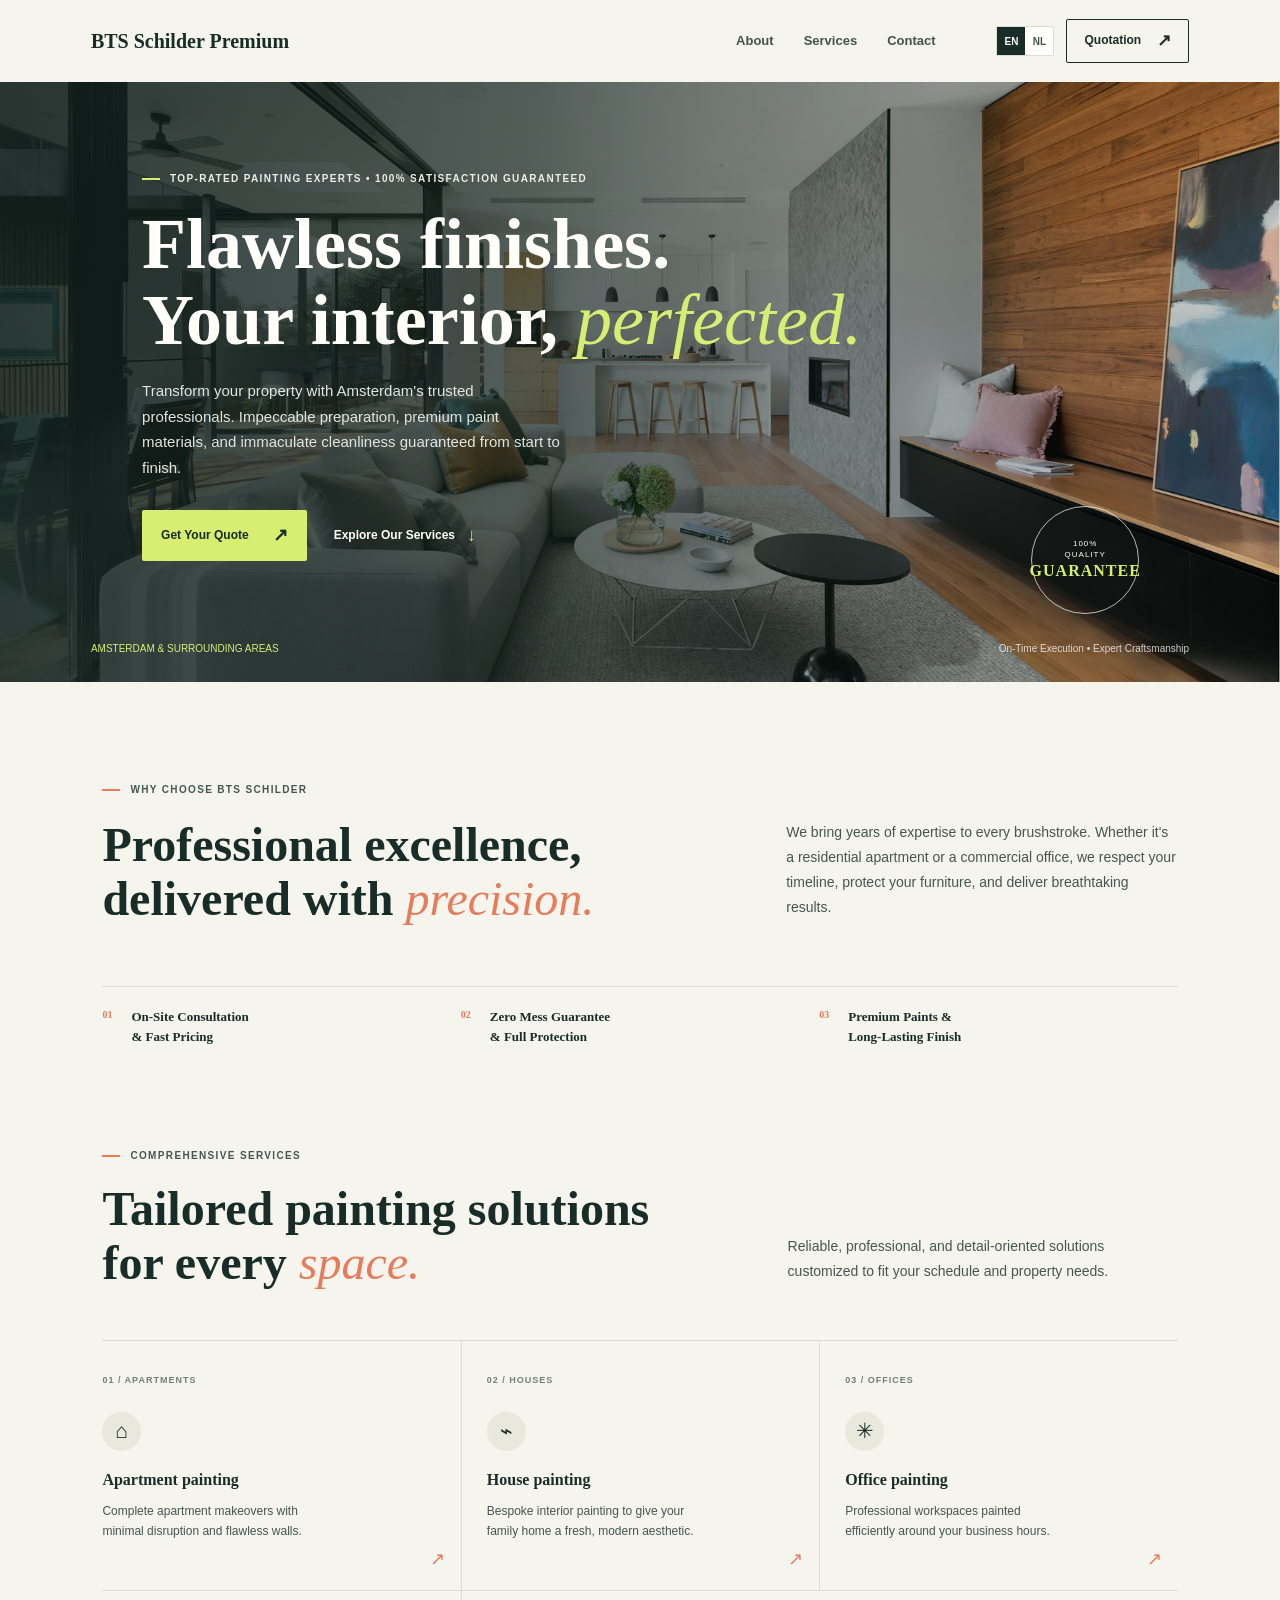
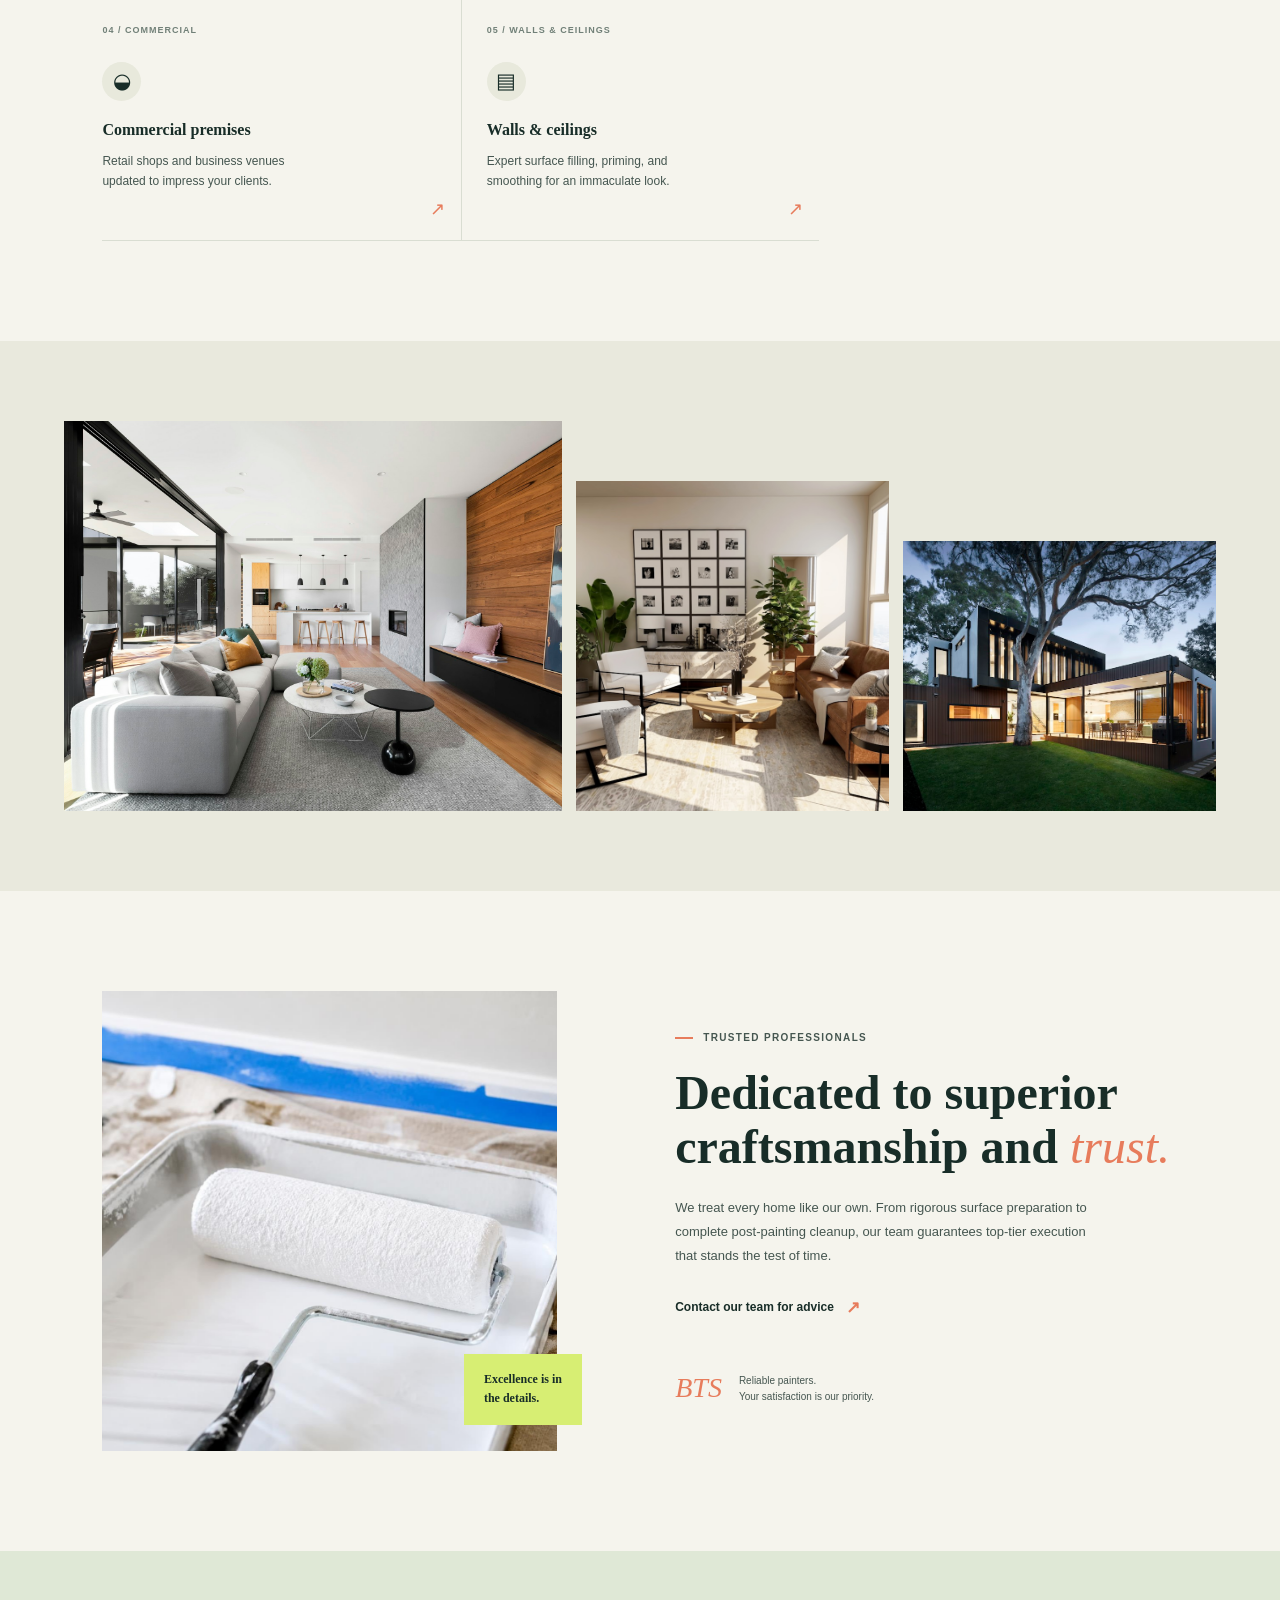
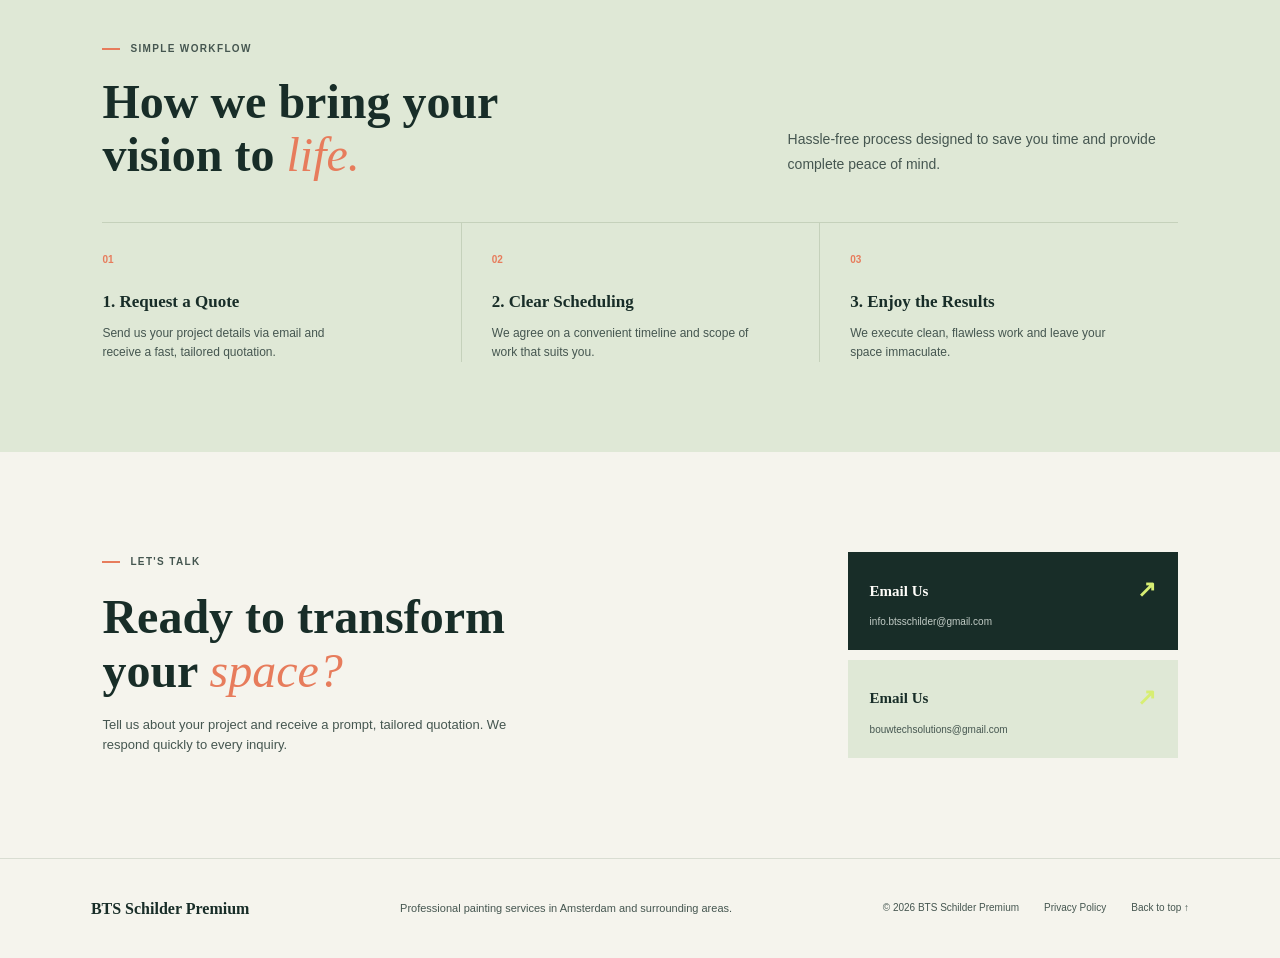
<file: index.html>
<!DOCTYPE html>
<html lang="en">
<head>
	<meta charset="UTF-8">
	<meta name="viewport" content="width=device-width, initial-scale=1.0">
	<meta name="description" content="Professional painting services for apartments, houses, offices, and commercial spaces in Amsterdam and surrounding areas. Fast execution and tailored quotations.">
	<title>BTS Schilder Premium | Professional Painting Services</title>
	<link rel="stylesheet" href="css/style.css">
</head>
<body>
	<header class="site-header">
		<a class="brand" href="#home">BTS Schilder Premium</a>
		<nav class="main-nav" aria-label="Main navigation">
			<a href="#about" data-i18n="nav-about">About</a>
			<a href="#services" data-i18n="nav-services">Services</a>
			<a href="#contact" data-i18n="nav-contact">Contact</a>
		</nav>
		<div class="header-actions">
			<div class="language-switch" role="group" aria-label="Choose language">
				<button type="button" class="language-button is-active" data-lang-option="en" aria-pressed="true">EN</button>
				<button type="button" class="language-button" data-lang-option="nl" aria-pressed="false">NL</button>
			</div>
			<a class="header-cta" href="#contact"><span data-i18n="nav-quote">Quotation</span><span aria-hidden="true">↗</span></a>
		</div>
	</header>

	<main>
		<section class="hero" id="home">
			<div class="hero-shade"></div>
			<div class="hero-content">
				<p class="eyebrow hero-eyebrow"><span></span><span data-i18n="hero-eyebrow">Top-Rated Painting Experts • 100% Satisfaction Guaranteed</span></p>
				<h1 data-i18n="hero-title">Flawless finishes.<br>Your interior, <em>perfected.</em></h1>
				<p class="hero-copy" data-i18n="hero-copy">Transform your property with Amsterdam's trusted professionals. Impeccable preparation, premium paint materials, and immaculate cleanliness guaranteed from start to finish.</p>
				<div class="hero-actions">
					<a class="button button-lime" href="#contact"><span data-i18n="hero-cta">Get Your Quote</span><span aria-hidden="true">↗</span></a>
					<a class="text-link hero-link" href="#services"><span data-i18n="hero-work">Explore Our Services</span><span aria-hidden="true">↓</span></a>
				</div>
			</div>
			<div class="hero-caption"><span data-i18n="hero-location">AMSTERDAM &amp; SURROUNDING AREAS</span><span data-i18n="hero-caption">On-Time Execution • Expert Craftsmanship</span></div>
			<div class="hero-stamp"><span data-i18n="stamp-top">100%</span><span data-i18n="stamp-mid">QUALITY</span><strong data-i18n="stamp-bottom">GUARANTEE</strong></div>
		</section>

		<section class="intro section-wrap">
			<p class="eyebrow"><span></span><span data-i18n="intro-eyebrow">Why Choose BTS Schilder</span></p>
			<div class="intro-row">
				<h2 data-i18n="intro-title">Professional excellence,<br>delivered with <em>precision.</em></h2>
				<p data-i18n="intro-copy">We bring years of expertise to every brushstroke. Whether it's a residential apartment or a commercial office, we respect your timeline, protect your furniture, and deliver breathtaking results.</p>
			</div>
			<div class="promise-list">
				<div><span class="promise-number">01</span><span data-i18n="promise-one">On-Site Consultation<br>&amp; Fast Pricing</span></div>
				<div><span class="promise-number">02</span><span data-i18n="promise-two">Zero Mess Guarantee<br>&amp; Full Protection</span></div>
				<div><span class="promise-number">03</span><span data-i18n="promise-three">Premium Paints &amp;<br>Long-Lasting Finish</span></div>
			</div>
		</section>

		<section class="services section-wrap" id="services">
			<div class="section-heading">
				<div>
					<p class="eyebrow"><span></span><span data-i18n="services-eyebrow">Comprehensive Services</span></p>
					<h2 data-i18n="services-title">Tailored painting solutions<br>for every <em>space.</em></h2>
				</div>
				<p data-i18n="services-copy">Reliable, professional, and detail-oriented solutions customized to fit your schedule and property needs.</p>
			</div>
			<div class="service-grid">
				<article class="service-item">
					<span class="service-count" data-i18n="service-one-label">01 / APARTMENTS</span>
					<div class="service-icon" aria-hidden="true">⌂</div>
					<h3 data-i18n="service-one-title">Apartment painting</h3>
					<p data-i18n="service-one-copy">Complete apartment makeovers with minimal disruption and flawless walls.</p>
					<a href="#contact" class="service-link" aria-hidden="true" tabindex="-1">↗</a>
				</article>
				<article class="service-item">
					<span class="service-count" data-i18n="service-two-label">02 / HOUSES</span>
					<div class="service-icon" aria-hidden="true">⌁</div>
					<h3 data-i18n="service-two-title">House painting</h3>
					<p data-i18n="service-two-copy">Bespoke interior painting to give your family home a fresh, modern aesthetic.</p>
					<a href="#contact" class="service-link" aria-hidden="true" tabindex="-1">↗</a>
				</article>
				<article class="service-item">
					<span class="service-count" data-i18n="service-three-label">03 / OFFICES</span>
					<div class="service-icon" aria-hidden="true">✳</div>
					<h3 data-i18n="service-three-title">Office painting</h3>
					<p data-i18n="service-three-copy">Professional workspaces painted efficiently around your business hours.</p>
					<a href="#contact" class="service-link" aria-hidden="true" tabindex="-1">↗</a>
				</article>
				<article class="service-item">
					<span class="service-count" data-i18n="service-four-label">04 / COMMERCIAL</span>
					<div class="service-icon" aria-hidden="true">◒</div>
					<h3 data-i18n="service-four-title">Commercial premises</h3>
					<p data-i18n="service-four-copy">Retail shops and business venues updated to impress your clients.</p>
					<a href="#contact" class="service-link" aria-hidden="true" tabindex="-1">↗</a>
				</article>
				<article class="service-item">
					<span class="service-count" data-i18n="service-five-label">05 / WALLS &amp; CEILINGS</span>
					<div class="service-icon" aria-hidden="true">▤</div>
					<h3 data-i18n="service-five-title">Walls &amp; ceilings</h3>
					<p data-i18n="service-five-copy">Expert surface filling, priming, and smoothing for an immaculate look.</p>
					<a href="#contact" class="service-link" aria-hidden="true" tabindex="-1">↗</a>
				</article>
			</div>
		</section>

		<section class="work" id="photos">
			<div class="project-grid">
				<figure class="project project-large">
					<img src="images/hero-living-room.jpg" alt="Bright open-plan living room with a warm wood accent wall" loading="lazy">
				</figure>
				<figure class="project project-tall">
					<img src="images/interior-painting.jpg" alt="Freshly painted, light-filled interior" loading="lazy">
				</figure>
				<figure class="project project-small">
					<img src="images/exterior-finish.jpg" alt="Modern house exterior" loading="lazy">
				</figure>
			</div>
		</section>

		<section class="about section-wrap" id="about">
			<div class="about-image">
				<img src="images/paint_roll.jpg" alt="A clean paint roller ready for a fresh coat" loading="lazy">
				<span class="image-note" data-i18n="image-note">Excellence is in<br>the details.</span>
			</div>
			<div class="about-copy">
				<p class="eyebrow"><span></span><span data-i18n="about-eyebrow">Trusted Professionals</span></p>
				<h2 data-i18n="about-title">Dedicated to superior<br>craftsmanship and <em>trust.</em></h2>
				<p class="about-body" data-i18n="about-copy">We treat every home like our own. From rigorous surface preparation to complete post-painting cleanup, our team guarantees top-tier execution that stands the test of time.</p>
				<a class="text-link" href="#contact"><span data-i18n="about-link">Contact our team for advice</span><span aria-hidden="true">↗</span></a>
				<div class="about-signoff"><span class="signoff-swish">BTS</span><span data-i18n="about-signoff">Reliable painters.<br>Your satisfaction is our priority.</span></div>
			</div>
		</section>

		<section class="process">
			<div class="section-wrap">
				<div class="section-heading process-heading">
					<div>
						<p class="eyebrow"><span></span><span data-i18n="process-eyebrow">Simple Workflow</span></p>
						<h2 data-i18n="process-title">How we bring your<br>vision to <em>life.</em></h2>
					</div>
					<p data-i18n="process-copy">Hassle-free process designed to save you time and provide complete peace of mind.</p>
				</div>
				<div class="process-grid">
					<article><span>01</span><h3 data-i18n="step-one-title">1. Request a Quote</h3><p data-i18n="step-one-copy">Send us your project details via email and receive a fast, tailored quotation.</p></article>
					<article><span>02</span><h3 data-i18n="step-two-title">2. Clear Scheduling</h3><p data-i18n="step-two-copy">We agree on a convenient timeline and scope of work that suits you.</p></article>
					<article><span>03</span><h3 data-i18n="step-three-title">3. Enjoy the Results</h3><p data-i18n="step-three-copy">We execute clean, flawless work and leave your space immaculate.</p></article>
				</div>
			</div>
		</section>

		<section class="contact section-wrap" id="contact">
			<div class="contact-copy">
				<p class="eyebrow"><span></span><span data-i18n="contact-eyebrow">Let's Talk</span></p>
				<h2 data-i18n="contact-title">Ready to transform<br>your <em>space?</em></h2>
				<p data-i18n="contact-copy">Tell us about your project and receive a prompt, tailored quotation. We respond quickly to every inquiry.</p>
			</div>
			<div class="contact-actions">
				<a class="contact-button" href="mailto:info.btsschilder@gmail.com?subject=Painting%20project%20enquiry">
					<span data-i18n="email-label">Email Us</span><span class="contact-arrow" aria-hidden="true">↗</span>
					<small>info.btsschilder@gmail.com</small>
				</a>
				<a class="contact-button contact-button-secondary" href="mailto:bouwtechsolutions@gmail.com?subject=Painting%20project%20enquiry">
					<span data-i18n="email-label">Email Us</span><span class="contact-arrow" aria-hidden="true">↗</span>
					<small>bouwtechsolutions@gmail.com</small>
				</a>
			</div>
		</section>
	</main>

	<footer class="site-footer">
		<a class="brand footer-brand" href="#home">BTS Schilder Premium</a>
		<p data-i18n="footer-tagline">Professional painting services in Amsterdam and surrounding areas.</p>
		<div class="footer-meta">
			<span>© 2026 BTS Schilder Premium</span>
			<a href="privacy.html" data-i18n="footer-privacy">Privacy Policy</a>
			<a href="#home" data-i18n="footer-top">Back to top ↑</a>
		</div>
	</footer>

	<script>
		const translations = {
			en: {
				"page-title": "BTS Schilder Premium | Professional Painting Services",
				"page-description": "Professional painting services for apartments, houses, offices, and commercial spaces in Amsterdam and surrounding areas. Fast execution and tailored quotations.",
				"nav-about": "About", "nav-services": "Services", "nav-contact": "Contact", "nav-quote": "Quotation",
				"hero-eyebrow": "Top-Rated Painting Experts • 100% Satisfaction Guaranteed",
				"hero-title": "Flawless finishes.<br>Your interior, <em>perfected.</em>",
				"hero-copy": "Transform your property with Amsterdam's trusted professionals. Impeccable preparation, premium paint materials, and immaculate cleanliness guaranteed from start to finish.",
				"hero-cta": "Get Your Quote", "hero-work": "Explore Our Services", "hero-location": "AMSTERDAM &amp; SURROUNDING AREAS", "hero-caption": "On-Time Execution • Expert Craftsmanship", "stamp-top": "100%", "stamp-mid": "QUALITY", "stamp-bottom": "GUARANTEE",
				"intro-eyebrow": "Why Choose BTS Schilder", "intro-title": "Professional excellence,<br>delivered with <em>precision.</em>", "intro-copy": "We bring years of expertise to every brushstroke. Whether it's a residential apartment or a commercial office, we respect your timeline, protect your furniture, and deliver breathtaking results.", "promise-one": "On-Site Consultation<br>&amp; Fast Pricing", "promise-two": "Zero Mess Guarantee<br>&amp; Full Protection", "promise-three": "Premium Paints &amp;<br>Long-Lasting Finish",
				"services-eyebrow": "Comprehensive Services", "services-title": "Tailored painting solutions<br>for every <em>space.</em>", "services-copy": "Reliable, professional, and detail-oriented solutions customized to fit your schedule and property needs.", "service-one-label": "01 / APARTMENTS", "service-one-title": "Apartment painting", "service-one-copy": "Complete apartment makeovers with minimal disruption and flawless walls.", "service-two-label": "02 / HOUSES", "service-two-title": "House painting", "service-two-copy": "Bespoke interior painting to give your family home a fresh, modern aesthetic.", "service-three-label": "03 / OFFICES", "service-three-title": "Office painting", "service-three-copy": "Professional workspaces painted efficiently around your business hours.", "service-four-label": "04 / COMMERCIAL", "service-four-title": "Commercial premises", "service-four-copy": "Retail shops and business venues updated to impress your clients.", "service-five-label": "05 / WALLS &amp; CEILINGS", "service-five-title": "Walls &amp; ceilings", "service-five-copy": "Expert surface filling, priming, and smoothing for an immaculate look.",
				"image-note": "Excellence is in<br>the details.", "about-eyebrow": "Trusted Professionals", "about-title": "Dedicated to superior<br>craftsmanship and <em>trust.</em>", "about-copy": "We treat every home like our own. From rigorous surface preparation to complete post-painting cleanup, our team guarantees top-tier execution that stands the test of time.", "about-link": "Contact our team for advice", "about-signoff": "Reliable painters.<br>Your satisfaction is our priority.",
				"process-eyebrow": "Simple Workflow", "process-title": "How we bring your<br>vision to <em>life.</em>", "process-copy": "Hassle-free process designed to save you time and provide complete peace of mind.", "step-one-title": "1. Request a Quote", "step-one-copy": "Send us your project details via email and receive a fast, tailored quotation.", "step-two-title": "2. Clear Scheduling", "step-two-copy": "We agree on a convenient timeline and scope of work that suits you.", "step-three-title": "3. Enjoy the Results", "step-three-copy": "We execute clean, flawless work and leave your space immaculate.",
				"contact-eyebrow": "Let's Talk", "contact-title": "Ready to transform<br>your <em>space?</em>", "contact-copy": "Tell us about your project and receive a prompt, tailored quotation. We respond quickly to every inquiry.", "email-label": "Email Us", "footer-tagline": "Professional painting services in Amsterdam and surrounding areas.", "footer-privacy": "Privacy Policy", "footer-top": "Back to top ↑"
			},
			nl: {
				"page-title": "BTS Schilder Premium | Professioneel schilderwerk",
				"page-description": "Professioneel schilderwerk voor appartementen, woningen, kantoren en bedrijfspanden in Amsterdam en omgeving. Snelle uitvoering en offerte op maat.",
				"nav-about": "Over ons",
				"nav-services": "Diensten",
				"nav-contact": "Contact",
				"nav-quote": "Offerte",
				"hero-eyebrow": "Topgewaardeerde schilders • 100% tevredenheidsgarantie",
				"hero-title": "Onberispelijke afwerking.<br>Uw interieur, <em>perfect.</em>",
				"hero-copy": "Geef uw woning of pand een nieuwe uitstraling met de vertrouwde professionals van Amsterdam. Onberispelijke voorbereiding, hoogwaardige verf en een brandschoon resultaat — gegarandeerd van begin tot eind.",
				"hero-cta": "Vraag uw offerte aan",
				"hero-work": "Bekijk onze diensten",
				"hero-location": "AMSTERDAM EN OMGEVING",
				"hero-caption": "Op tijd opgeleverd • Vakmanschap",
				"stamp-top": "100%",
				"stamp-mid": "KWALITEIT",
				"stamp-bottom": "GARANTIE",
				"intro-eyebrow": "Waarom BTS Schilder",
				"intro-title": "Professionele kwaliteit,<br>uitgevoerd met <em>precisie.</em>",
				"intro-copy": "Wij brengen jarenlange ervaring in elke penseelstreek. Of het nu gaat om een appartement of een kantoor: wij houden ons aan uw planning, beschermen uw meubels en leveren een prachtig resultaat.",
				"promise-one": "Opname op locatie<br>en snelle prijsopgave",
				"promise-two": "Netjes werken gegarandeerd<br>en alles goed beschermd",
				"promise-three": "Hoogwaardige verf<br>en duurzame afwerking",
				"services-eyebrow": "Complete dienstverlening",
				"services-title": "Schilderwerk op maat<br>voor elke <em>ruimte.</em>",
				"services-copy": "Betrouwbare, professionele en nauwkeurige oplossingen, afgestemd op uw planning en uw pand.",
				"service-one-label": "01 / APPARTEMENTEN",
				"service-one-title": "Appartementen schilderen",
				"service-one-copy": "Complete schilderbeurt voor uw appartement met minimale overlast en vlekkeloze wanden.",
				"service-two-label": "02 / WONINGEN",
				"service-two-title": "Woningen schilderen",
				"service-two-copy": "Binnenschilderwerk op maat dat uw woning een frisse, moderne uitstraling geeft.",
				"service-three-label": "03 / KANTOREN",
				"service-three-title": "Kantoren schilderen",
				"service-three-copy": "Professionele werkruimtes efficiënt geschilderd, met respect voor uw openingstijden.",
				"service-four-label": "04 / BEDRIJFSPANDEN",
				"service-four-title": "Bedrijfspanden",
				"service-four-copy": "Winkels en bedrijfsruimtes die een frisse indruk maken op uw klanten.",
				"service-five-label": "05 / WANDEN EN PLAFONDS",
				"service-five-title": "Wanden en plafonds",
				"service-five-copy": "Vakkundig plamuren, gronden en afwerken voor een vlekkeloos resultaat.",
				"image-note": "Perfectie zit<br>in de details.",
				"about-eyebrow": "Vertrouwde vakmensen",
				"about-title": "Toegewijd aan hoogwaardig<br>vakmanschap en <em>vertrouwen.</em>",
				"about-copy": "Wij behandelen elk huis alsof het ons eigen huis is. Van grondige voorbereiding van de ondergrond tot een complete opruiming na afloop: ons team staat garant voor topkwaliteit die jaren meegaat.",
				"about-link": "Neem contact op voor advies",
				"about-signoff": "Betrouwbare schilders.<br>Uw tevredenheid staat voorop.",
				"process-eyebrow": "Eenvoudige werkwijze",
				"process-title": "Zo maken wij uw<br>wensen <em>werkelijkheid.</em>",
				"process-copy": "Een zorgeloze werkwijze die u tijd bespaart en volledige gemoedsrust geeft.",
				"step-one-title": "1. Vraag een offerte aan",
				"step-one-copy": "Stuur ons de projectgegevens per e-mail en ontvang snel een offerte op maat.",
				"step-two-title": "2. Heldere planning",
				"step-two-copy": "Wij spreken een passende planning en werkomvang af die bij u past.",
				"step-three-title": "3. Geniet van het resultaat",
				"step-three-copy": "Wij werken netjes en vlekkeloos en laten uw ruimte brandschoon achter.",
				"contact-eyebrow": "Laten we praten",
				"contact-title": "Klaar om uw ruimte<br>te <em>vernieuwen?</em>",
				"contact-copy": "Vertel ons over uw project en ontvang snel een offerte op maat. Wij beantwoorden elke aanvraag zo spoedig mogelijk.",
				"email-label": "Mail ons",
				"footer-tagline": "Professioneel schilderwerk in Amsterdam en omgeving.",
				"footer-privacy": "Privacybeleid",
				"footer-top": "Terug naar boven ↑"
			}
		};

		function applyLanguage(lang) {
			if (!translations[lang]) lang = "en";
			const dict = translations[lang];
			document.documentElement.lang = lang;
			document.querySelectorAll("[data-lang-option]").forEach(b => {
				const active = b.dataset.langOption === lang;
				b.classList.toggle("is-active", active);
				b.setAttribute("aria-pressed", active ? "true" : "false");
			});
			document.querySelectorAll("[data-i18n]").forEach(el => {
				const value = dict[el.dataset.i18n];
				if (value !== undefined) el.innerHTML = value;
			});
			document.title = dict["page-title"];
			const meta = document.querySelector('meta[name="description"]');
			if (meta) meta.setAttribute("content", dict["page-description"]);
			try { localStorage.setItem("bts-lang", lang); } catch (e) {}
		}

		document.querySelectorAll("[data-lang-option]").forEach(button => {
			button.addEventListener("click", () => applyLanguage(button.dataset.langOption));
		});

		let savedLang = "en";
		try { savedLang = localStorage.getItem("bts-lang") || "en"; } catch (e) {}
		if (savedLang !== "en") applyLanguage(savedLang);
	</script>
</body>
</html>
</file>
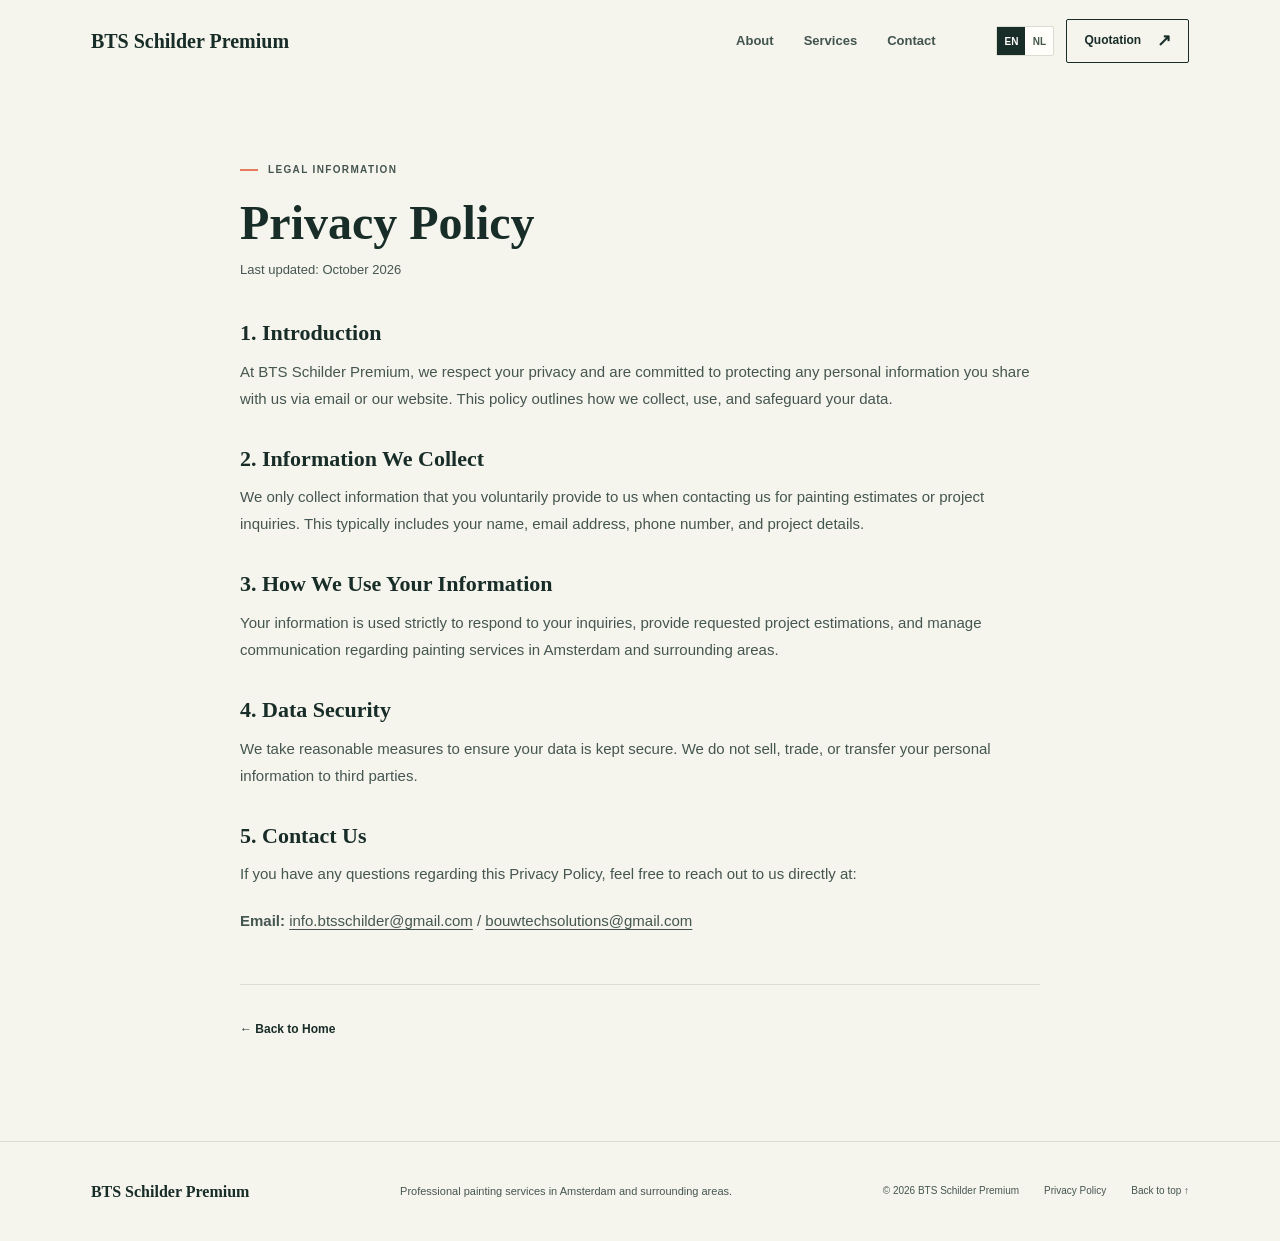
<file: privacy.html>
<!DOCTYPE html>
<html lang="en">
<head>
	<meta charset="UTF-8">
	<meta name="viewport" content="width=device-width, initial-scale=1.0">
	<meta name="description" content="Privacy Policy for BTS Schilder Premium. Learn how we handle your personal data and protect your privacy.">
	<title>Privacy Policy | BTS Schilder Premium</title>
	<link rel="stylesheet" href="css/style.css">
	<link rel="stylesheet" href="css/privacy.css">
</head>
<body>
	<header class="site-header">
		<a class="brand" href="index.html#home">BTS Schilder Premium</a>
		<nav class="main-nav" aria-label="Main navigation">
			<a href="index.html#about" data-i18n="nav-about">About</a>
			<a href="index.html#services" data-i18n="nav-services">Services</a>
			<a href="index.html#contact" data-i18n="nav-contact">Contact</a>
		</nav>
		<div class="header-actions">
			<div class="language-switch" role="group" aria-label="Choose language">
				<button type="button" class="language-button is-active" data-lang-option="en" aria-pressed="true">EN</button>
				<button type="button" class="language-button" data-lang-option="nl" aria-pressed="false">NL</button>
			</div>
			<a class="header-cta" href="index.html#contact"><span data-i18n="nav-quote">Quotation</span><span aria-hidden="true">↗</span></a>
		</div>
	</header>

	<main class="privacy-main section-wrap">
		<div class="privacy-container">
			<p class="eyebrow"><span></span><span data-i18n="privacy-eyebrow">Legal Information</span></p>
			<h1 data-i18n="privacy-title">Privacy Policy</h1>
			<p class="privacy-updated" data-i18n="privacy-updated">Last updated: October 2026</p>

			<div class="privacy-content">
				<h2 data-i18n="sec-1-title">1. Introduction</h2>
				<p data-i18n="sec-1-text">At BTS Schilder Premium, we respect your privacy and are committed to protecting any personal information you share with us via email or our website. This policy outlines how we collect, use, and safeguard your data.</p>

				<h2 data-i18n="sec-2-title">2. Information We Collect</h2>
				<p data-i18n="sec-2-text">We only collect information that you voluntarily provide to us when contacting us for painting estimates or project inquiries. This typically includes your name, email address, phone number, and project details.</p>

				<h2 data-i18n="sec-3-title">3. How We Use Your Information</h2>
				<p data-i18n="sec-3-text">Your information is used strictly to respond to your inquiries, provide requested project estimations, and manage communication regarding painting services in Amsterdam and surrounding areas.</p>

				<h2 data-i18n="sec-4-title">4. Data Security</h2>
				<p data-i18n="sec-4-text">We take reasonable measures to ensure your data is kept secure. We do not sell, trade, or transfer your personal information to third parties.</p>

				<h2 data-i18n="sec-5-title">5. Contact Us</h2>
				<p data-i18n="sec-5-text">If you have any questions regarding this Privacy Policy, feel free to reach out to us directly at:</p>
				<p><strong data-i18n="email-prefix">Email:</strong> <a class="privacy-link" href="mailto:info.btsschilder@gmail.com">info.btsschilder@gmail.com</a> / <a class="privacy-link" href="mailto:bouwtechsolutions@gmail.com">bouwtechsolutions@gmail.com</a></p>
			</div>

			<div class="back-home">
				<a class="text-link" href="index.html#home"><span data-i18n="back-home">← Back to Home</span></a>
			</div>
		</div>
	</main>

	<footer class="site-footer">
		<a class="brand footer-brand" href="index.html#home">BTS Schilder Premium</a>
		<p data-i18n="footer-tagline">Professional painting services in Amsterdam and surrounding areas.</p>
		<div class="footer-meta">
			<span>© 2026 BTS Schilder Premium</span>
			<a href="privacy.html" data-i18n="footer-privacy">Privacy Policy</a>
			<a href="index.html#home" data-i18n="footer-top">Back to top ↑</a>
		</div>
	</footer>

	<script>
		const translations = {
			en: {
				"page-title": "Privacy Policy | BTS Schilder Premium",
				"page-description": "Privacy Policy for BTS Schilder Premium. Learn how we handle your personal data and protect your privacy.",
				"nav-about": "About", "nav-services": "Services", "nav-contact": "Contact", "nav-quote": "Quotation",
				"privacy-eyebrow": "Legal Information", "privacy-title": "Privacy Policy", "privacy-updated": "Last updated: October 2026",
				"sec-1-title": "1. Introduction", "sec-1-text": "At BTS Schilder Premium, we respect your privacy and are committed to protecting any personal information you share with us via email or our website. This policy outlines how we collect, use, and safeguard your data.",
				"sec-2-title": "2. Information We Collect", "sec-2-text": "We only collect information that you voluntarily provide to us when contacting us for painting estimates or project inquiries. This typically includes your name, email address, phone number, and project details.",
				"sec-3-title": "3. How We Use Your Information", "sec-3-text": "Your information is used strictly to respond to your inquiries, provide requested project estimations, and manage communication regarding painting services in Amsterdam and surrounding areas.",
				"sec-4-title": "4. Data Security", "sec-4-text": "We take reasonable measures to ensure your data is kept secure. We do not sell, trade, or transfer your personal information to third parties.",
				"sec-5-title": "5. Contact Us", "sec-5-text": "If you have any questions regarding this Privacy Policy, feel free to reach out to us directly at:", "email-prefix": "Email:",
				"back-home": "← Back to Home", "footer-tagline": "Professional painting services in Amsterdam and surrounding areas.", "footer-privacy": "Privacy Policy", "footer-top": "Back to top ↑"
			},
			nl: {
				"page-title": "Privacybeleid | BTS Schilder Premium",
				"page-description": "Privacybeleid van BTS Schilder Premium. Lees hoe wij met uw persoonsgegevens omgaan en uw privacy beschermen.",
				"nav-about": "Over ons",
				"nav-services": "Diensten",
				"nav-contact": "Contact",
				"nav-quote": "Offerte",
				"privacy-eyebrow": "Juridische informatie",
				"privacy-title": "Privacybeleid",
				"privacy-updated": "Laatst bijgewerkt: oktober 2026",
				"sec-1-title": "1. Inleiding",
				"sec-1-text": "Bij BTS Schilder Premium respecteren wij uw privacy en zetten wij ons in voor de bescherming van alle persoonsgegevens die u via e-mail of onze website met ons deelt. In dit beleid leggen wij uit hoe wij uw gegevens verzamelen, gebruiken en beveiligen.",
				"sec-2-title": "2. Gegevens die wij verzamelen",
				"sec-2-text": "Wij verzamelen alleen gegevens die u vrijwillig aan ons verstrekt wanneer u contact met ons opneemt voor een offerte of een projectaanvraag. Dit zijn doorgaans uw naam, e-mailadres, telefoonnummer en projectgegevens.",
				"sec-3-title": "3. Hoe wij uw gegevens gebruiken",
				"sec-3-text": "Uw gegevens gebruiken wij uitsluitend om uw vragen te beantwoorden, de gevraagde offerte op te stellen en te communiceren over schilderwerk in Amsterdam en omgeving.",
				"sec-4-title": "4. Gegevensbeveiliging",
				"sec-4-text": "Wij nemen redelijke maatregelen om uw gegevens veilig te bewaren. Wij verkopen, verhandelen of verstrekken uw persoonsgegevens niet aan derden.",
				"sec-5-title": "5. Contact",
				"sec-5-text": "Heeft u vragen over dit privacybeleid? Neem dan rechtstreeks contact met ons op via:",
				"email-prefix": "E-mail:",
				"back-home": "← Terug naar home",
				"footer-tagline": "Professioneel schilderwerk in Amsterdam en omgeving.",
				"footer-privacy": "Privacybeleid",
				"footer-top": "Terug naar boven ↑"
			}
		};

		function applyLanguage(lang) {
			if (!translations[lang]) lang = "en";
			const dict = translations[lang];
			document.documentElement.lang = lang;
			document.querySelectorAll("[data-lang-option]").forEach(b => {
				const active = b.dataset.langOption === lang;
				b.classList.toggle("is-active", active);
				b.setAttribute("aria-pressed", active ? "true" : "false");
			});
			document.querySelectorAll("[data-i18n]").forEach(el => {
				const value = dict[el.dataset.i18n];
				if (value !== undefined) el.innerHTML = value;
			});
			document.title = dict["page-title"];
			const meta = document.querySelector('meta[name="description"]');
			if (meta) meta.setAttribute("content", dict["page-description"]);
			try { localStorage.setItem("bts-lang", lang); } catch (e) {}
		}

		document.querySelectorAll("[data-lang-option]").forEach(button => {
			button.addEventListener("click", () => applyLanguage(button.dataset.langOption));
		});

		let savedLang = "en";
		try { savedLang = localStorage.getItem("bts-lang") || "en"; } catch (e) {}
		if (savedLang !== "en") applyLanguage(savedLang);
	</script>
</body>
</html>
</file>
<file: css/style.css>
:root {
	--ink: #182d28;
	--ink-soft: #455650;
	--paper: #f5f4ed;
	--white: #fffefa;
	--lime: #d7ee73;
	--coral: #e77c5c;
	--line: #d9ddd2;
	--display: Georgia, "Times New Roman", serif;
	--body: "Trebuchet MS", "Segoe UI", sans-serif;
}

* {
	box-sizing: border-box;
}

html {
	scroll-behavior: smooth;
	scroll-padding-top: 88px;
}

body {
	margin: 0;
	background: var(--paper);
	color: var(--ink);
	font-family: var(--body);
	font-size: 16px;
	line-height: 1.6;
}

img {
	display: block;
	width: 100%;
}

a {
	color: inherit;
	text-decoration: none;
}

.site-header {
	position: relative;
	z-index: 2;
	display: flex;
	min-height: 82px;
	align-items: center;
	justify-content: space-between;
	gap: 28px;
	padding: 0 7.1%;
	background: var(--paper);
}

.brand {
	display: inline-flex;
	align-items: center;
	font-family: var(--display);
	font-size: 20px;
	font-weight: 800;
	white-space: nowrap;
}

.main-nav {
	display: flex;
	align-items: center;
	gap: 30px;
	margin-left: auto;
	margin-right: 3%;
	color: #42544e;
	font-size: 13px;
	font-weight: 600;
}

.header-actions {
	display: flex;
	align-items: center;
	gap: 12px;
}

.language-switch {
	display: inline-flex;
	align-items: center;
	border: 1px solid var(--line);
	border-radius: 2px;
	background: var(--white);
}

.language-button {
	min-width: 28px;
	min-height: 28px;
	padding: 0 6px;
	border: 0;
	background: transparent;
	color: var(--ink-soft);
	font: 700 10px var(--body);
	cursor: pointer;
}

.language-button.is-active {
	background: var(--ink);
	color: var(--white);
}

.main-nav a:hover,
.footer-meta a:hover {
	color: var(--coral);
}

.header-cta {
	display: inline-flex;
	min-height: 44px;
	align-items: center;
	gap: 16px;
	padding: 0 17px;
	border: 1px solid var(--ink);
	border-radius: 2px;
	font-size: 12px;
	font-weight: 700;
}

.header-cta span[aria-hidden="true"] { font-size: 17px; }
.header-cta:hover { background: var(--ink); color: var(--white); }

.hero {
	position: relative;
	display: flex;
	min-height: 600px;
	align-items: center;
	overflow: hidden;
	background-color: #31423d;
	background-image: url("../images/hero-living-room.jpg");
	background-position: center 54%;
	background-size: cover;
	color: var(--white);
}

.hero-shade {
	position: absolute;
	inset: 0;
	background: linear-gradient(90deg, rgba(16, 31, 27, .88) 0%, rgba(16, 31, 27, .69) 42%, rgba(16, 31, 27, .08) 100%);
}

.hero-content {
	position: relative;
	z-index: 1;
	width: min(760px, 70%);
	margin-left: 11.1%;
	padding: 78px 0 110px;
}

.eyebrow {
	display: flex;
	align-items: center;
	gap: 10px;
	margin: 0 0 20px;
	color: var(--ink-soft);
	font-size: 10px;
	font-weight: 700;
	letter-spacing: 1.35px;
	text-transform: uppercase;
}

.eyebrow > span:first-child {
	display: inline-block;
	flex: 0 0 18px;
	width: 18px;
	height: 2px;
	background: var(--coral);
}

.hero-eyebrow { color: #e9eee9; }
.hero-eyebrow > span:first-child { background: var(--lime); }

h1, h2, h3, p, figure { margin-top: 0; }

h1, h2, h3 {
	font-family: var(--display);
}

h1 {
	max-width: 760px;
	margin-bottom: 20px;
	font-size: clamp(40px, 6vw, 72px);
	font-weight: 600;
	line-height: 1.05;
}

h1 em, h2 em {
	color: var(--lime);
	font-family: Georgia, serif;
	font-weight: 400;
}

.hero-copy {
	max-width: 420px;
	margin-bottom: 30px;
	color: #e0e6e2;
	font-size: 15px;
	line-height: 1.7;
}

.hero-actions {
	display: flex;
	align-items: center;
	gap: 27px;
	flex-wrap: wrap;
}

.button {
	display: inline-flex;
	min-height: 51px;
	align-items: center;
	justify-content: center;
	gap: 24px;
	padding: 0 19px;
	border-radius: 2px;
	font-size: 12px;
	font-weight: 700;
}

.button-lime { background: var(--lime); color: var(--ink); }
.button-lime:hover { background: #e5f5a0; }
.button span[aria-hidden="true"] { font-size: 18px; }

.text-link {
	display: inline-flex;
	align-items: center;
	gap: 12px;
	font-size: 12px;
	font-weight: 700;
}

.text-link span[aria-hidden="true"] { color: var(--coral); font-size: 17px; }
.hero-link { color: var(--white); }
.hero-link span[aria-hidden="true"] { color: var(--lime); }

.hero-caption {
	position: absolute;
	right: 7.1%;
	bottom: 25px;
	left: 7.1%;
	display: flex;
	justify-content: space-between;
	color: rgba(255, 254, 250, .78);
	font-size: 10px;
}

.hero-caption span:first-child { color: var(--lime); }

.hero-stamp {
	position: absolute;
	right: 11%;
	bottom: 68px;
	display: flex;
	width: 108px;
	height: 108px;
	flex-direction: column;
	align-items: center;
	justify-content: center;
	border: 1px solid rgba(255, 254, 250, .7);
	border-radius: 50%;
	color: var(--white);
	font-size: 8px;
	letter-spacing: 1px;
	line-height: 1.4;
}

.hero-stamp strong { color: var(--lime); font-family: var(--display); font-size: 16px; }

.section-wrap {
	width: min(1170px, 84%);
	margin: 0 auto;
}

.intro {
	padding-top: 100px;
	padding-bottom: 80px;
}

.intro-row {
	display: grid;
	grid-template-columns: 1.2fr .8fr;
	align-items: end;
	gap: 9%;
}

h2 {
	margin-bottom: 0;
	font-size: clamp(32px, 4vw, 48px);
	font-weight: 600;
	line-height: 1.12;
}

h2 em { color: var(--coral); }

.intro-row > p,
.section-heading > p {
	max-width: 390px;
	margin: 0 0 5px;
	color: var(--ink-soft);
	font-size: 14px;
	line-height: 1.8;
}

.promise-list {
	display: grid;
	grid-template-columns: repeat(3, 1fr);
	margin-top: 60px;
	border-top: 1px solid var(--line);
}

.promise-list > div {
	display: flex;
	align-items: flex-start;
	gap: 19px;
	padding: 20px 18px 0 0;
	color: var(--ink);
	font-family: var(--display);
	font-size: 13px;
	font-weight: 700;
}

.promise-number { color: var(--coral); font-size: 10px; }

.services {
	padding-top: 20px;
	padding-bottom: 100px;
}

.section-heading {
	display: flex;
	align-items: end;
	justify-content: space-between;
	gap: 35px;
}

.section-heading .eyebrow { margin-bottom: 18px; }

.service-grid {
	display: grid;
	grid-template-columns: repeat(3, 1fr);
	margin-top: 50px;
	border-top: 1px solid var(--line);
}

.service-item {
	position: relative;
	min-height: 250px;
	padding: 24px 25px 28px 0;
	border-bottom: 1px solid var(--line);
}

.service-item:nth-child(3n + 2),
.service-item:nth-child(3n + 3) {
	padding-left: 25px;
	border-left: 1px solid var(--line);
}

.service-count { color: #718078; font-size: 9px; font-weight: 700; letter-spacing: 1px; }

.service-icon {
	display: flex;
	width: 39px;
	height: 39px;
	align-items: center;
	justify-content: center;
	margin: 22px 0 16px;
	border-radius: 50%;
	background: #e8e9dc;
	color: var(--ink);
	font-family: Georgia, serif;
	font-size: 21px;
}

.service-item h3 {
	margin-bottom: 8px;
	font-size: 16px;
	font-weight: 700;
}

.service-item p {
	max-width: 220px;
	margin-bottom: 0;
	color: var(--ink-soft);
	font-size: 12px;
	line-height: 1.7;
}

.service-link {
	position: absolute;
	right: 16px;
	bottom: 16px;
	color: var(--coral);
	font-size: 18px;
}

.work {
	overflow: hidden;
	padding: 80px 0;
	background: #e9e9dd;
}

.project-grid {
	display: grid;
	width: 90%;
	max-width: 1360px;
	grid-template-columns: 1.35fr .85fr .85fr;
	gap: 14px;
	align-items: end;
	margin: 0 auto;
}

.project { position: relative; min-width: 0; margin: 0; background: #c9cec3; }
.project-large { height: 390px; }
.project-tall { height: 330px; }
.project-small { height: 270px; }
.project img { height: 100%; object-fit: cover; }

.about {
	display: grid;
	grid-template-columns: .95fr 1.05fr;
	align-items: center;
	gap: 11%;
	padding: 100px 0;
}

.about-image { position: relative; min-height: 460px; }
.about-image img { height: 460px; object-fit: cover; }

.image-note {
	position: absolute;
	right: -25px;
	bottom: 26px;
	padding: 16px 20px;
	background: var(--lime);
	color: var(--ink);
	font-family: var(--display);
	font-size: 12px;
	font-weight: 700;
}

.about-copy { padding: 15px 0; }
.about-copy h2 { margin-bottom: 22px; }

.about-body {
	max-width: 430px;
	margin-bottom: 25px;
	color: var(--ink-soft);
	font-size: 13px;
	line-height: 1.85;
}

.about-signoff {
	display: flex;
	align-items: center;
	gap: 17px;
	margin-top: 45px;
	color: var(--ink-soft);
	font-size: 10px;
}

.signoff-swish {
	color: var(--coral);
	font-family: Georgia, serif;
	font-size: 28px;
	font-style: italic;
}

.process { padding: 90px 0; background: #dfe8d6; }
.process-heading { margin-bottom: 40px; }

.process-grid {
	display: grid;
	grid-template-columns: repeat(3, 1fr);
	border-top: 1px solid #c5d1bb;
}

.process-grid article { padding: 22px 30px 0 0; }
.process-grid article + article { padding-left: 30px; border-left: 1px solid #c5d1bb; }
.process-grid article > span { color: var(--coral); font-size: 10px; font-weight: 700; }
.process-grid h3 { max-width: 230px; margin: 17px 0 9px; font-size: 17px; }
.process-grid p { max-width: 260px; margin: 0; color: var(--ink-soft); font-size: 12px; }

.contact {
	display: flex;
	align-items: center;
	justify-content: space-between;
	gap: 45px;
	padding: 100px 0;
}

.contact-copy { max-width: 580px; }
.contact-copy h2 { margin-bottom: 17px; }
.contact-copy > p:last-child { max-width: 420px; margin-bottom: 0; color: var(--ink-soft); font-size: 13px; }

.contact-actions {
	display: grid;
	width: min(330px, 42%);
	gap: 10px;
}

.contact-button {
	display: grid;
	width: 100%;
	min-height: 91px;
	grid-template-columns: 1fr auto;
	align-content: center;
	align-items: center;
	gap: 5px 16px;
	padding: 20px 22px;
	background: var(--ink);
	color: var(--white);
	font-family: var(--display);
	font-size: 15px;
	font-weight: 700;
}

.contact-button:hover { background: #2a4940; }
.contact-arrow { color: var(--lime); font-size: 23px; }
.contact-button small { grid-column: 1 / -1; color: #c3cdc7; font-family: var(--body); font-size: 10px; font-weight: 400; }
.contact-button-secondary { background: #dfe8d6; color: var(--ink); }
.contact-button-secondary:hover { background: #d2dfc7; }
.contact-button-secondary small { color: var(--ink-soft); }

.site-footer {
	display: flex;
	min-height: 100px;
	align-items: center;
	justify-content: space-between;
	flex-wrap: wrap;
	gap: 14px 25px;
	padding: 20px 7.1%;
	border-top: 1px solid var(--line);
}

.footer-brand { font-size: 16px; }
.site-footer > p { margin: 0; color: var(--ink-soft); font-size: 11px; }
.footer-meta { display: flex; flex-wrap: wrap; gap: 8px 25px; color: var(--ink-soft); font-size: 10px; }

@media (max-width: 900px) {
	.site-header { flex-wrap: wrap; min-height: 96px; padding: 12px 5%; }
	.main-nav { order: 3; width: 100%; justify-content: center; margin: 0; gap: 24px; }
	.hero-content { width: 78%; margin-left: 8%; }
	.service-grid { grid-template-columns: repeat(2, 1fr); }
	.project-grid { width: 94%; grid-template-columns: 1fr 1fr; }
	.project-small { display: none; }
	.about { grid-template-columns: 1fr; gap: 40px; }
	.intro-row { grid-template-columns: 1fr; gap: 24px; align-items: start; }
	.section-heading { flex-direction: column; align-items: flex-start; }
	.service-item:nth-child(n) { padding-left: 0; border-left: 0; }
	.service-item:nth-child(even) { padding-left: 25px; border-left: 1px solid var(--line); }
	.process-grid { grid-template-columns: 1fr; }
	.process-grid article, .process-grid article + article { padding: 22px 0; border-left: 0; }
	.process-grid article + article { border-top: 1px solid #c5d1bb; }
	.image-note { right: 10px; }
	.hero-stamp { display: none; }
	.contact { flex-direction: column; align-items: flex-start; }
	.contact-actions { width: min(420px, 100%); }
	.site-footer { flex-direction: column; align-items: flex-start; }
}

@media (max-width: 640px) {
	.site-header { flex-wrap: wrap; padding: 10px 5%; }
	.main-nav { order: 3; width: 100%; justify-content: space-between; gap: 10px; font-size: 11px; }
	.hero-content { width: 88%; margin-left: 6%; }
	.hero-shade { background: linear-gradient(180deg, rgba(16, 31, 27, .86) 0%, rgba(16, 31, 27, .78) 100%); }
	.language-button { min-width: 36px; min-height: 36px; }
	.service-grid { grid-template-columns: 1fr; }
	.service-item:nth-child(n) { padding-left: 0; border-left: 0; }
	.contact { flex-direction: column; align-items: flex-start; }
	.contact-actions { width: 100%; }
	.promise-list { grid-template-columns: 1fr; }
	.promise-list > div { padding-bottom: 14px; }
	.project-grid { grid-template-columns: 1fr; }
	.project-large, .project-tall { height: 240px; }
	.hero-caption { flex-direction: column; gap: 4px; }
	.hero-content { padding-bottom: 130px; }
	.site-footer { flex-direction: column; align-items: flex-start; }
	.footer-meta { flex-wrap: wrap; gap: 14px 25px; }
}

:focus-visible {
	outline: 2px solid var(--coral);
	outline-offset: 3px;
}

@media (prefers-reduced-motion: reduce) {
	html { scroll-behavior: auto; }
}
</file>
<file: css/privacy.css>
.privacy-main {
	padding: 80px 0 100px;
}

.privacy-container {
	max-width: 800px;
	margin: 0 auto;
}

.privacy-container h1 {
	font-size: clamp(32px, 5vw, 48px);
	margin-bottom: 12px;
}

.privacy-updated {
	font-size: 13px;
	color: var(--ink-soft);
	margin-bottom: 40px;
}

.privacy-content h2 {
	font-size: 22px;
	margin-top: 35px;
	margin-bottom: 12px;
}

.privacy-content p {
	color: var(--ink-soft);
	font-size: 15px;
	line-height: 1.8;
	margin-bottom: 20px;
	overflow-wrap: anywhere;
}

.privacy-link {
	text-decoration: underline;
	text-underline-offset: 3px;
}

.privacy-link:hover {
	color: var(--coral);
}

.back-home {
	margin-top: 50px;
	padding-top: 30px;
	border-top: 1px solid var(--line);
}

@media (max-width: 640px) {
	.privacy-main {
		padding: 50px 0 70px;
	}
}
</file>
